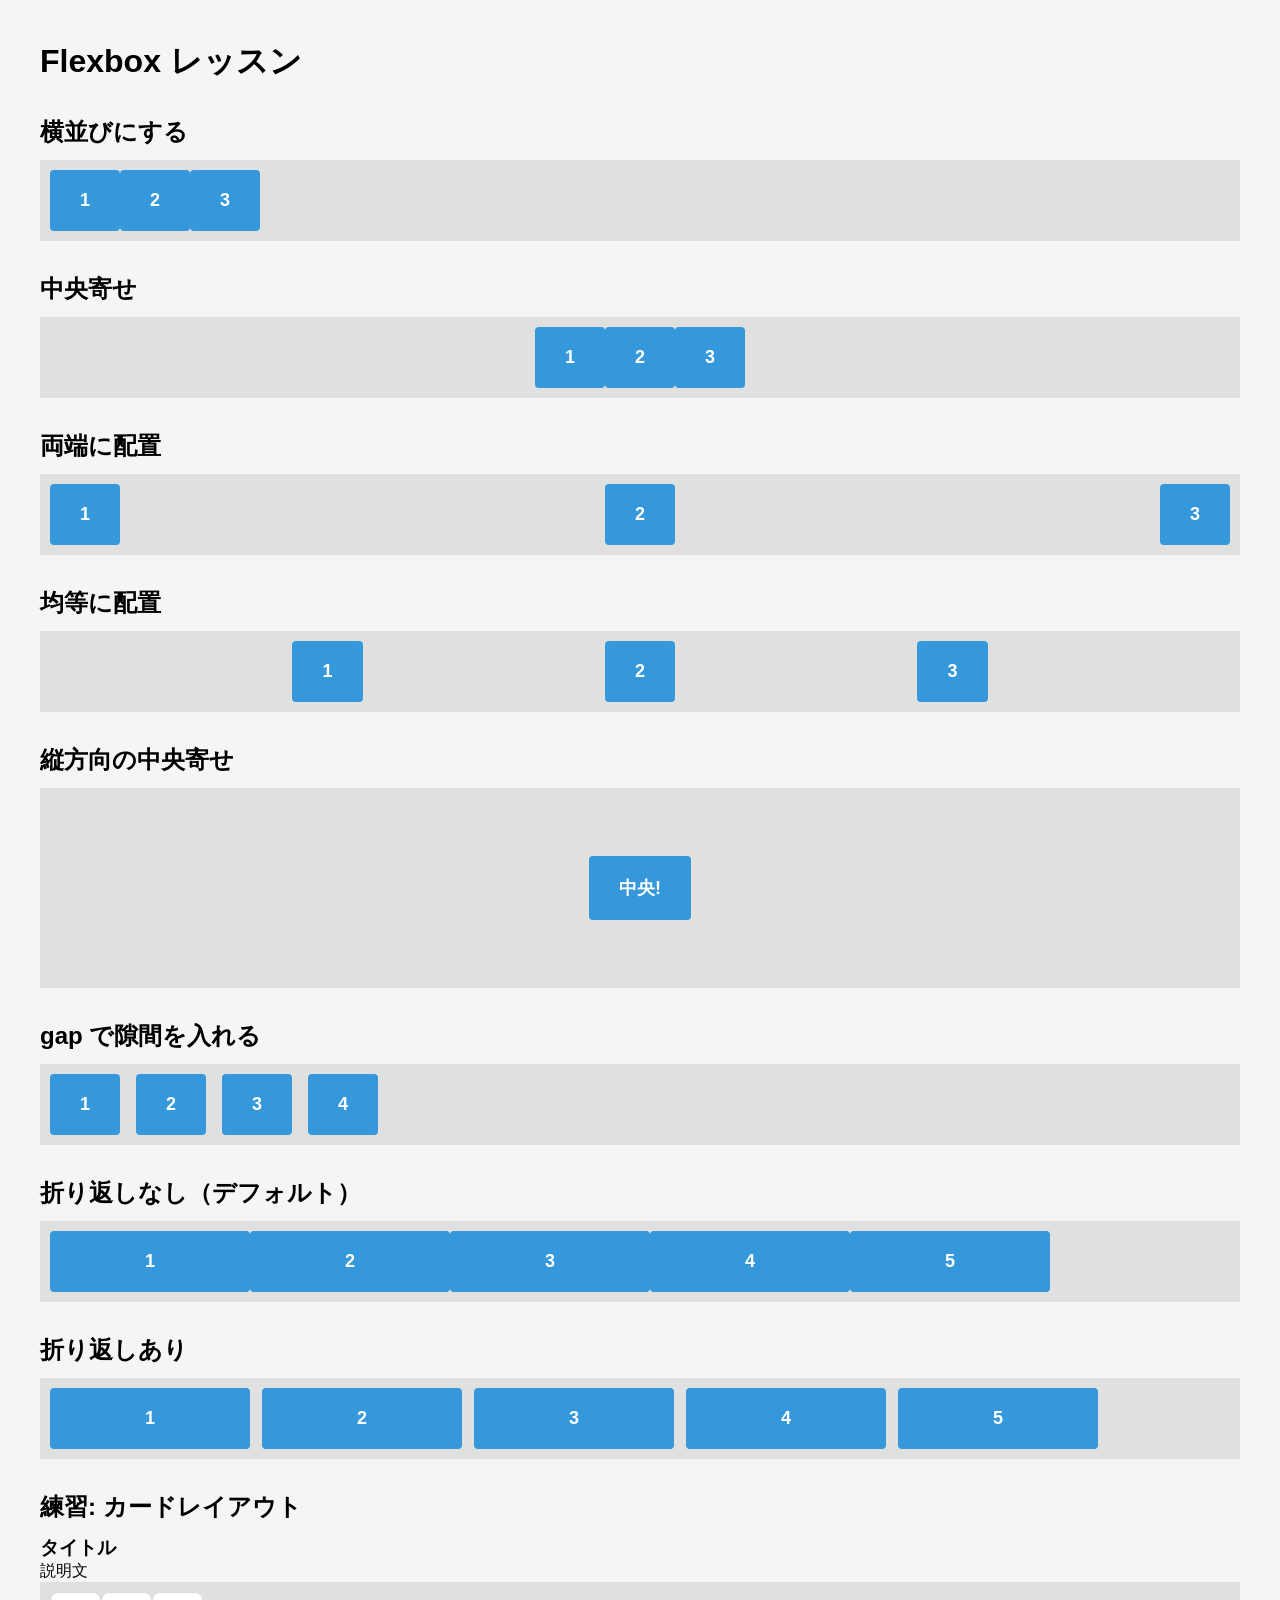
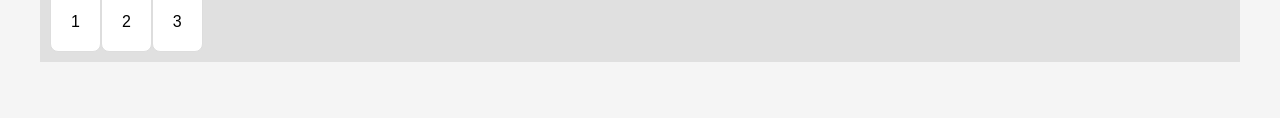
<file: exercises/lesson03/index.html>
<!doctype html>
<html lang="ja">
  <head>
    <meta charset="UTF-8" />
    <meta name="viewport" content="width=device-width, initial-scale=1.0" />
    <title>Flexboxレッスン</title>
    <link rel="stylesheet" href="style.css" />
  </head>
  <body>
    <h1>Flexbox レッスン</h1>

    <!-- Step 1: display: flex で横並び -->
    <h2>横並びにする</h2>
    <div class="container">
      <div class="item">1</div>
      <div class="item">2</div>
      <div class="item">3</div>
    </div>

    <!-- Step 2: justify-content -->
    <h2>中央寄せ</h2>
    <div class="container jc-center">
      <div class="item">1</div>
      <div class="item">2</div>
      <div class="item">3</div>
    </div>

    <h2>両端に配置</h2>
    <div class="container jc-between">
      <div class="item">1</div>
      <div class="item">2</div>
      <div class="item">3</div>
    </div>

    <h2>均等に配置</h2>
    <div class="container jc-evenly">
      <div class="item">1</div>
      <div class="item">2</div>
      <div class="item">3</div>
    </div>

    <!-- Step 3: align-items: center -->
    <h2>縦方向の中央寄せ</h2>
    <div class="container center-both">
      <div class="item">中央!</div>
    </div>

    <!-- Step 4: gap -->
    <h2>gap で隙間を入れる</h2>
    <div class="container gap-demo">
      <div class="item">1</div>
      <div class="item">2</div>
      <div class="item">3</div>
      <div class="item">4</div>
    </div>

    <!-- Step 5: flex-wrap -->
    <h2>折り返しなし（デフォルト）</h2>
    <div class="container nowrap-demo">
      <div class="item wide">1</div>
      <div class="item wide">2</div>
      <div class="item wide">3</div>
      <div class="item wide">4</div>
      <div class="item wide">5</div>
    </div>

    <h2>折り返しあり</h2>
    <div class="container wrap-demo">
      <div class="item wide">1</div>
      <div class="item wide">2</div>
      <div class="item wide">3</div>
      <div class="item wide">4</div>
      <div class="item wide">5</div>
    </div>

    <!-- 練習問題: カードを3つ横並びにしよう -->
    <h2>練習: カードレイアウト</h2>
    <div class="card-container">
    </div class="card">
      <h3>タイトル</h3>
      <p>説明文</p>
    </div>
      <!-- ここにカードを3つ作ってみよう -->
       <div class="container">
        <div class="card">1</div>
        <div class="card">2</div>
        <div class="card">3</div>
       </div>
  </body>
</html>
</file>
<file: exercises/lesson03/style.css>
/* ===== リセット・基本設定 ===== */
* {
  margin: 0;
  padding: 0;
  box-sizing: border-box;
}

body {
  padding: 40px;
  font-family: sans-serif;
  background-color: #f5f5f5;
}

h1 {
  margin-bottom: 24px;
}

h2 {
  margin-top: 32px;
  margin-bottom: 12px;
}

/* コンテナ（親要素）の見た目 */
.container {
  background-color: #e0e0e0;
  padding: 10px;
  margin-bottom: 16px;
  display: flex;
}

/* アイテム（子要素）の見た目 */
.item {
  background-color: #3498db;
  color: white;
  padding: 20px 30px;
  text-align: center;
  font-weight: bold;
  font-size: 18px;
  border-radius: 4px;
}

/* ===== Step 2: justify-content ===== */
/* ガイドに沿って .jc-center, .jc-between, .jc-evenly を書こう */
.jc-center {
  justify-content: center;
}
.jc-between {
  justify-content: space-between;
}
.jc-evenly {
  justify-content: space-evenly;
}

/* ===== Step 3: align-items: center ===== */
/* .center-both に justify-content, align-items, height を書こう */
.center-both {
  justify-content: center;
  align-items: center;
  height: 200px;
}

/* ===== Step 4: gap ===== */
/* .gap-demo に gap を追加しよう */
.gap-demo {
  gap: 16px;
}

/* ===== Step 5: flex-wrap ===== */
.item.wide {
  min-width: 200px;
}

.nowrap-demo {
}

.wrap-demo {
  flex-wrap: wrap;
  gap: 12px;
}

/* .wrap-demo に flex-wrap と gap を書こう */

/* ===== 練習問題: カードレイアウト ===== */
/* .card-container と .card のスタイルを自分で書いてみよう */
.card-container {
  display: flex;
  gap: 20px;
}

.card {
  background-color: white;
  padding: 20px;
  border: 1px solid #ddd;
  border-radius: 8px;
}
</file>
